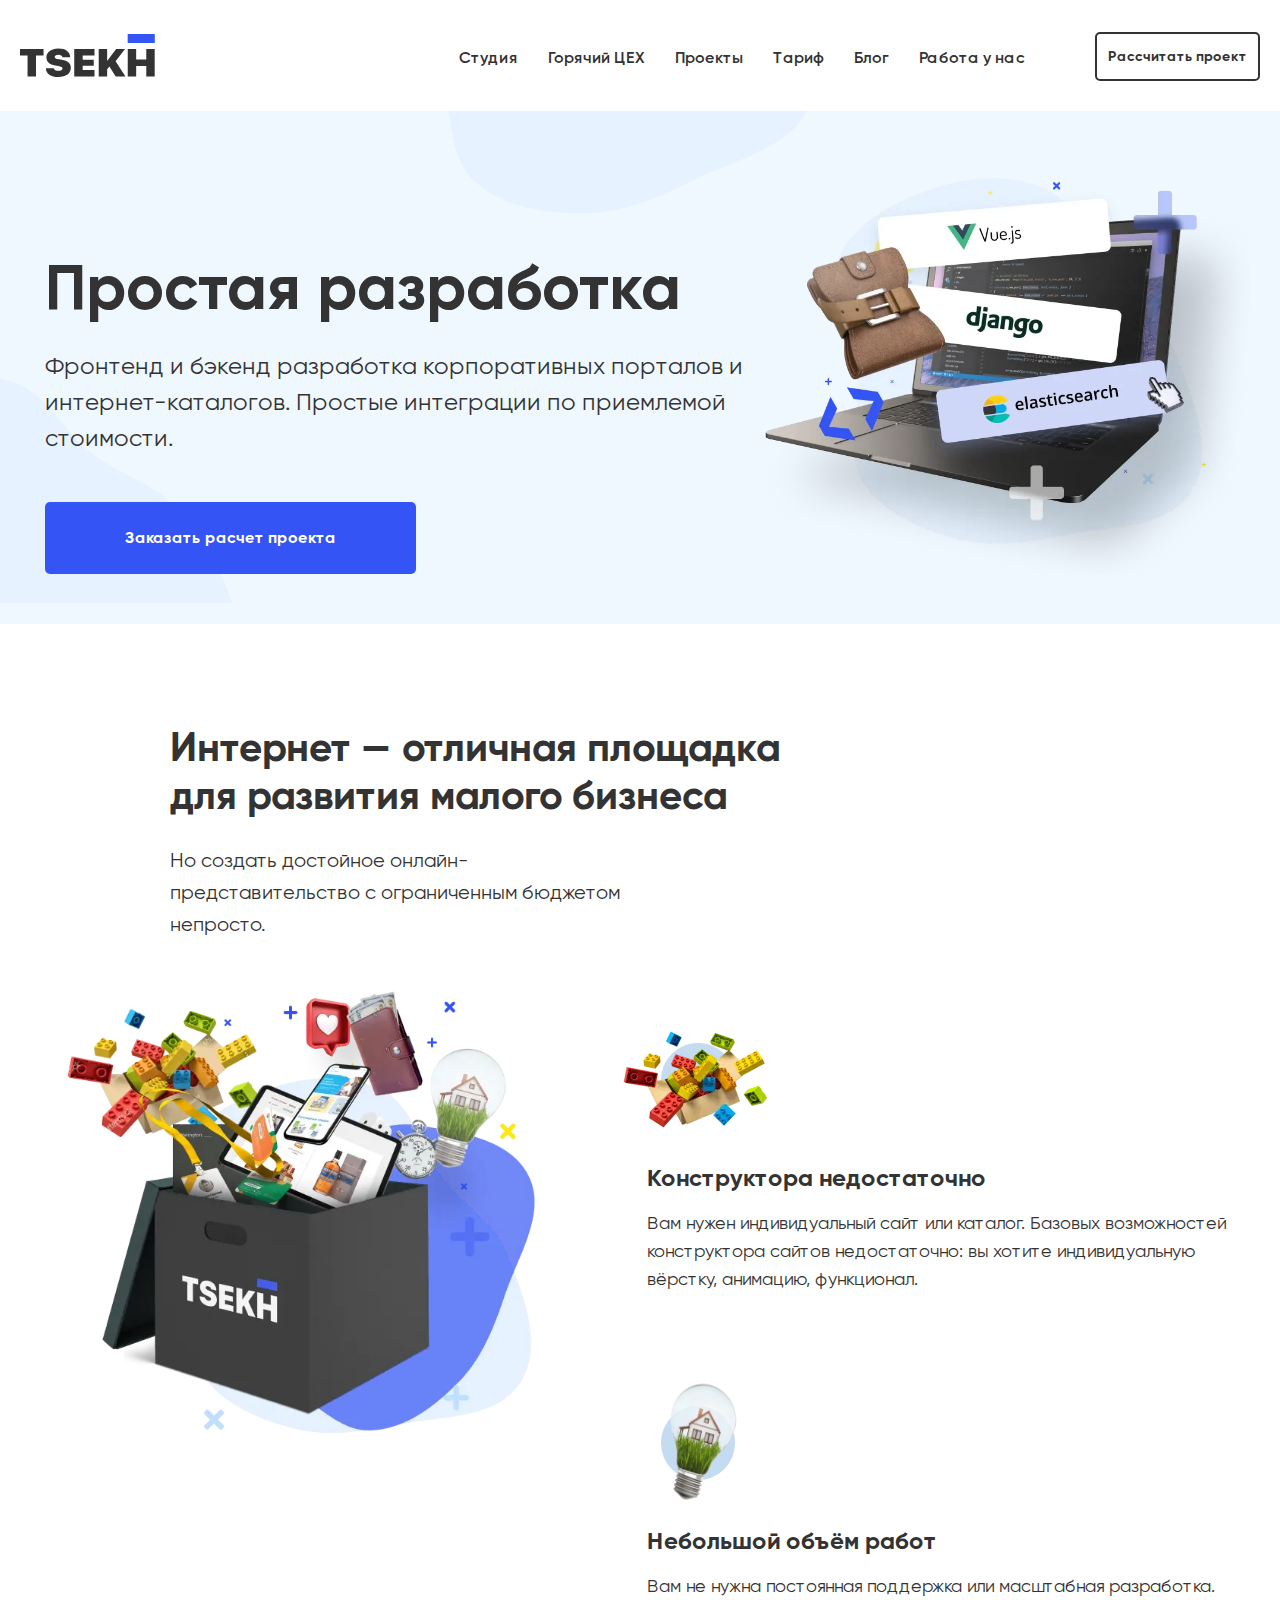
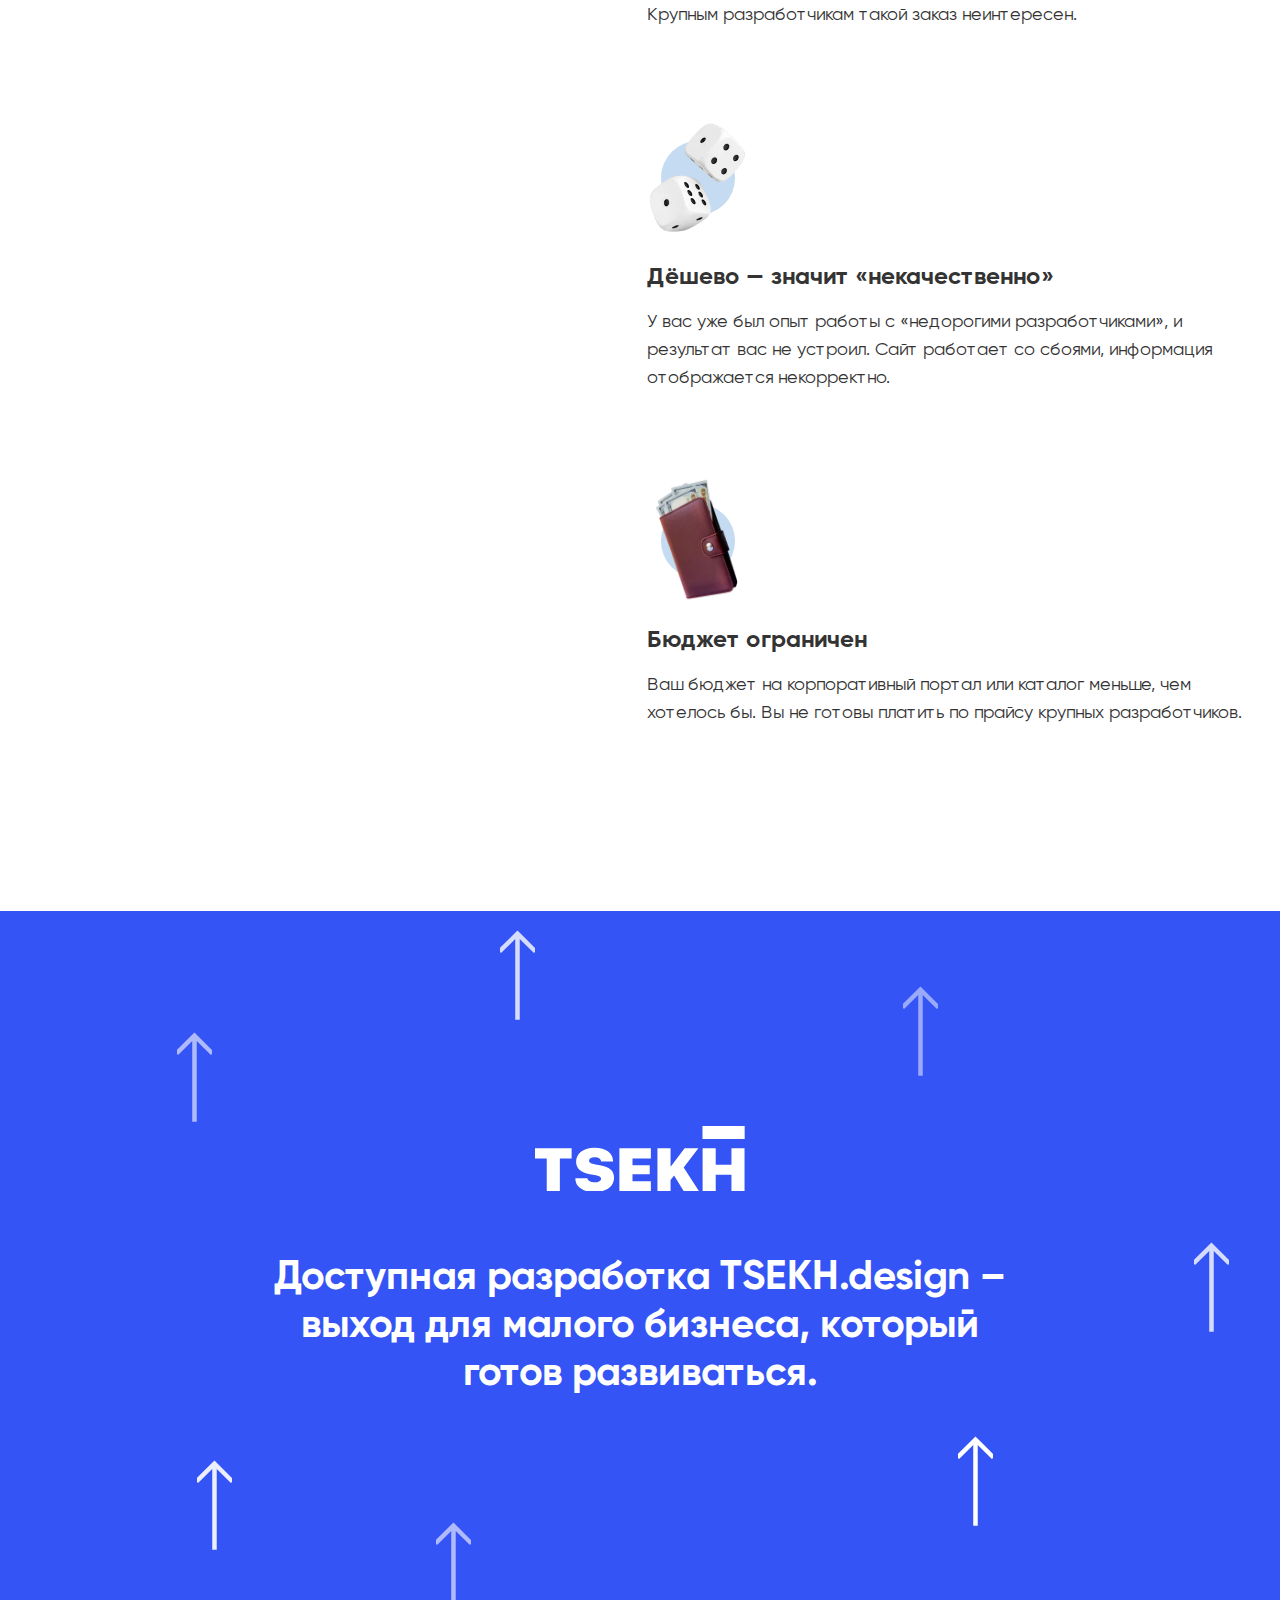
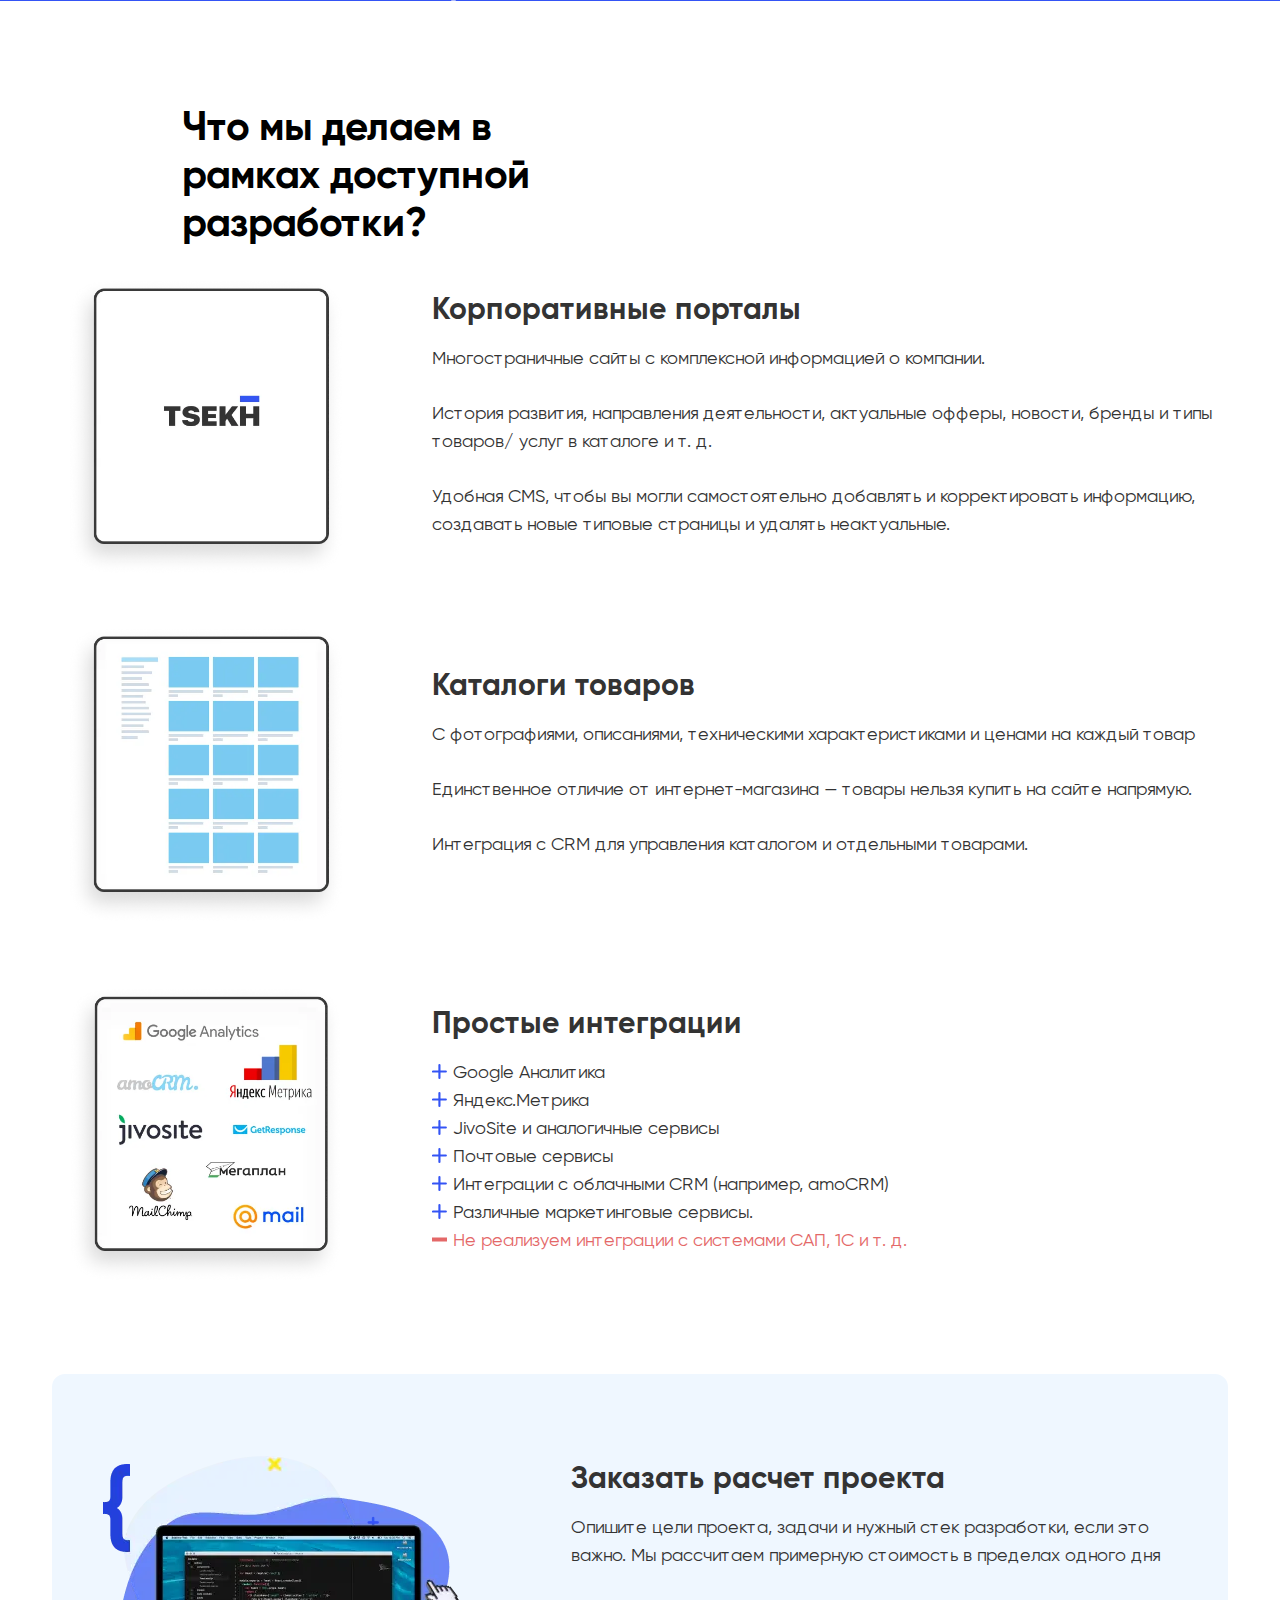
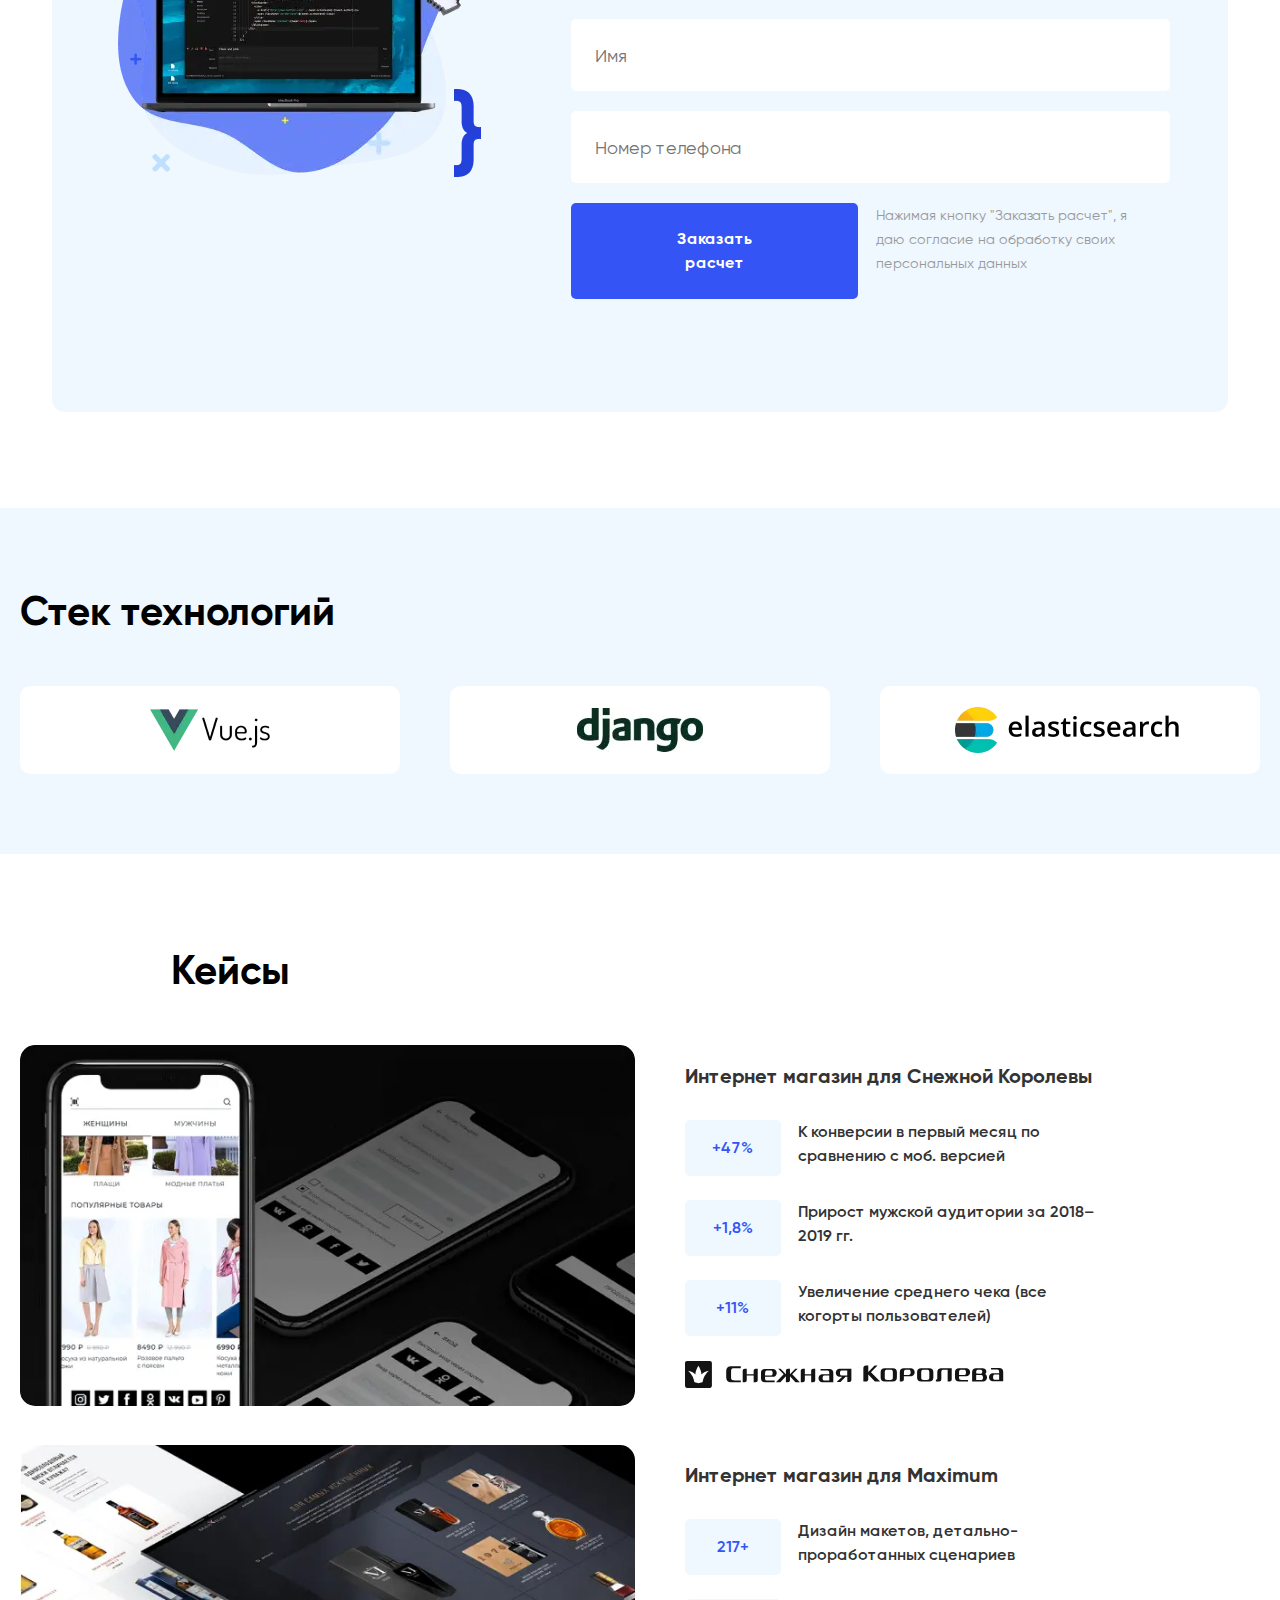
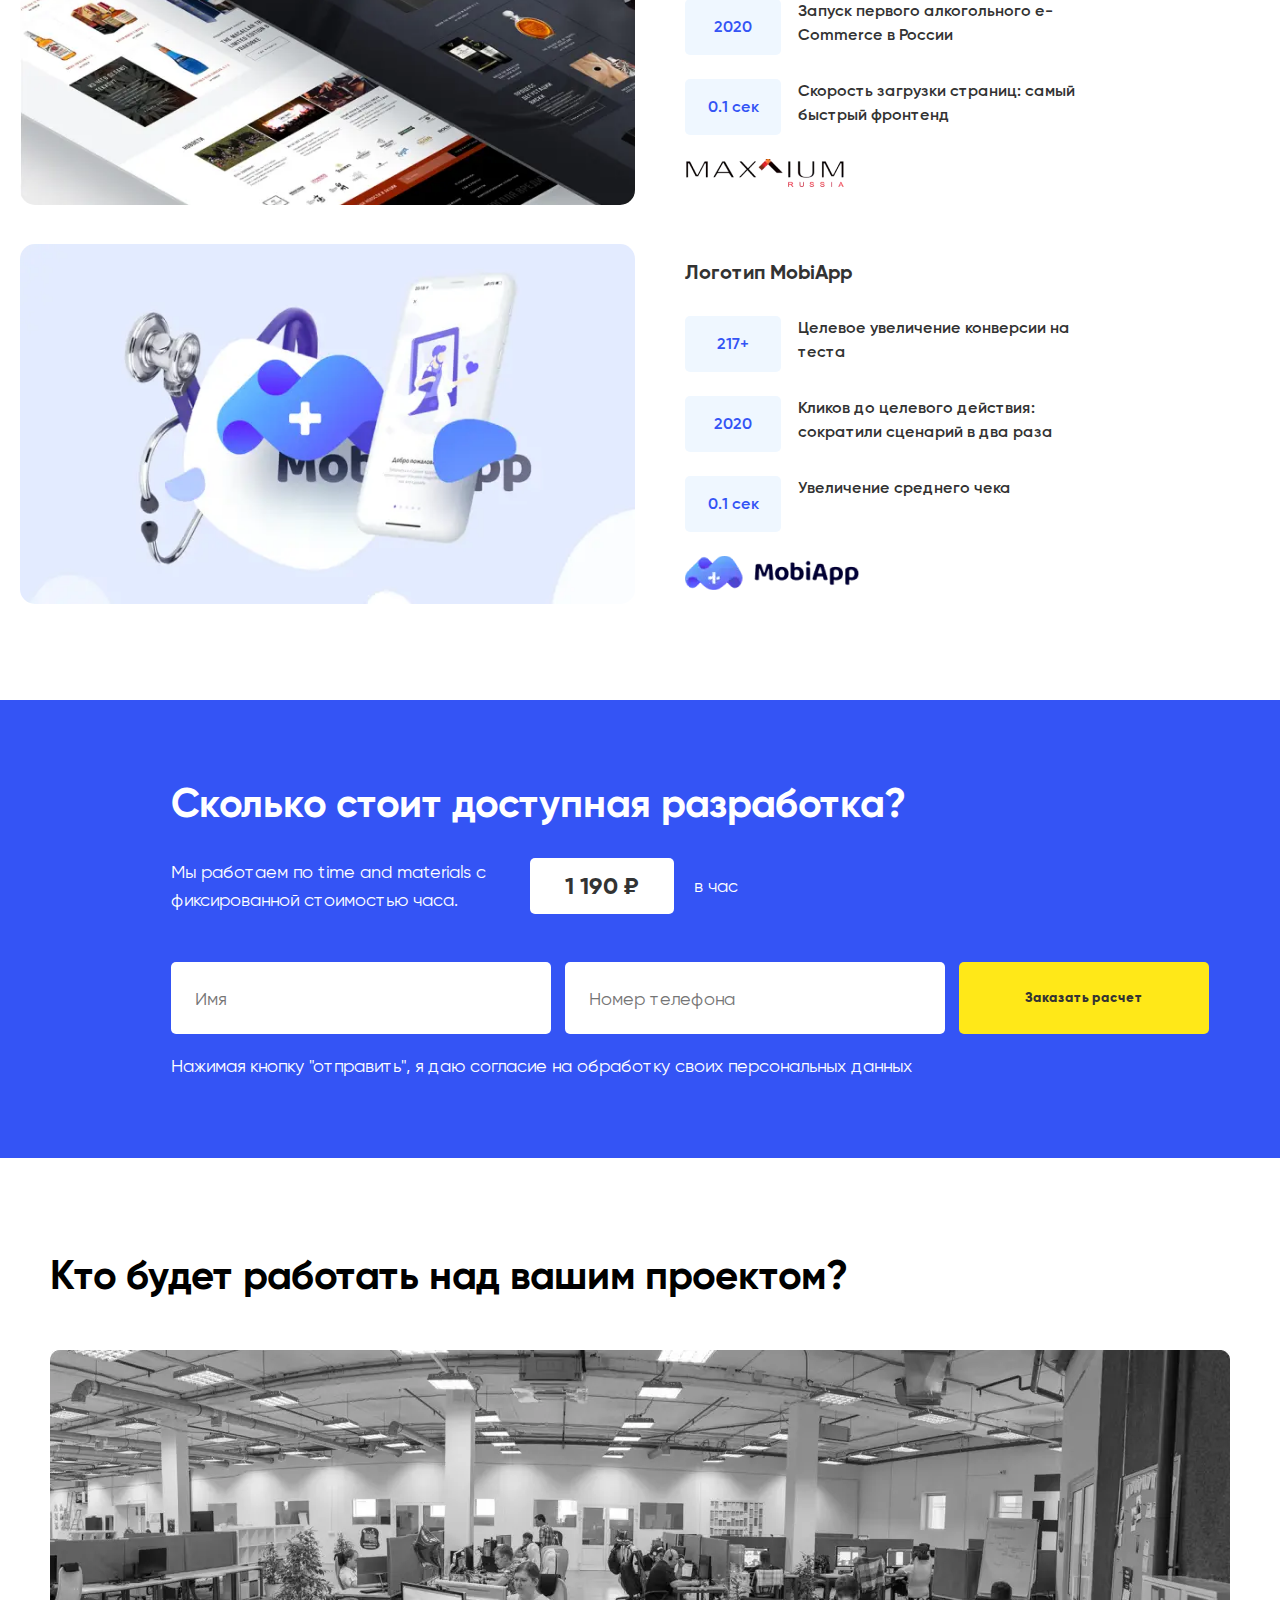
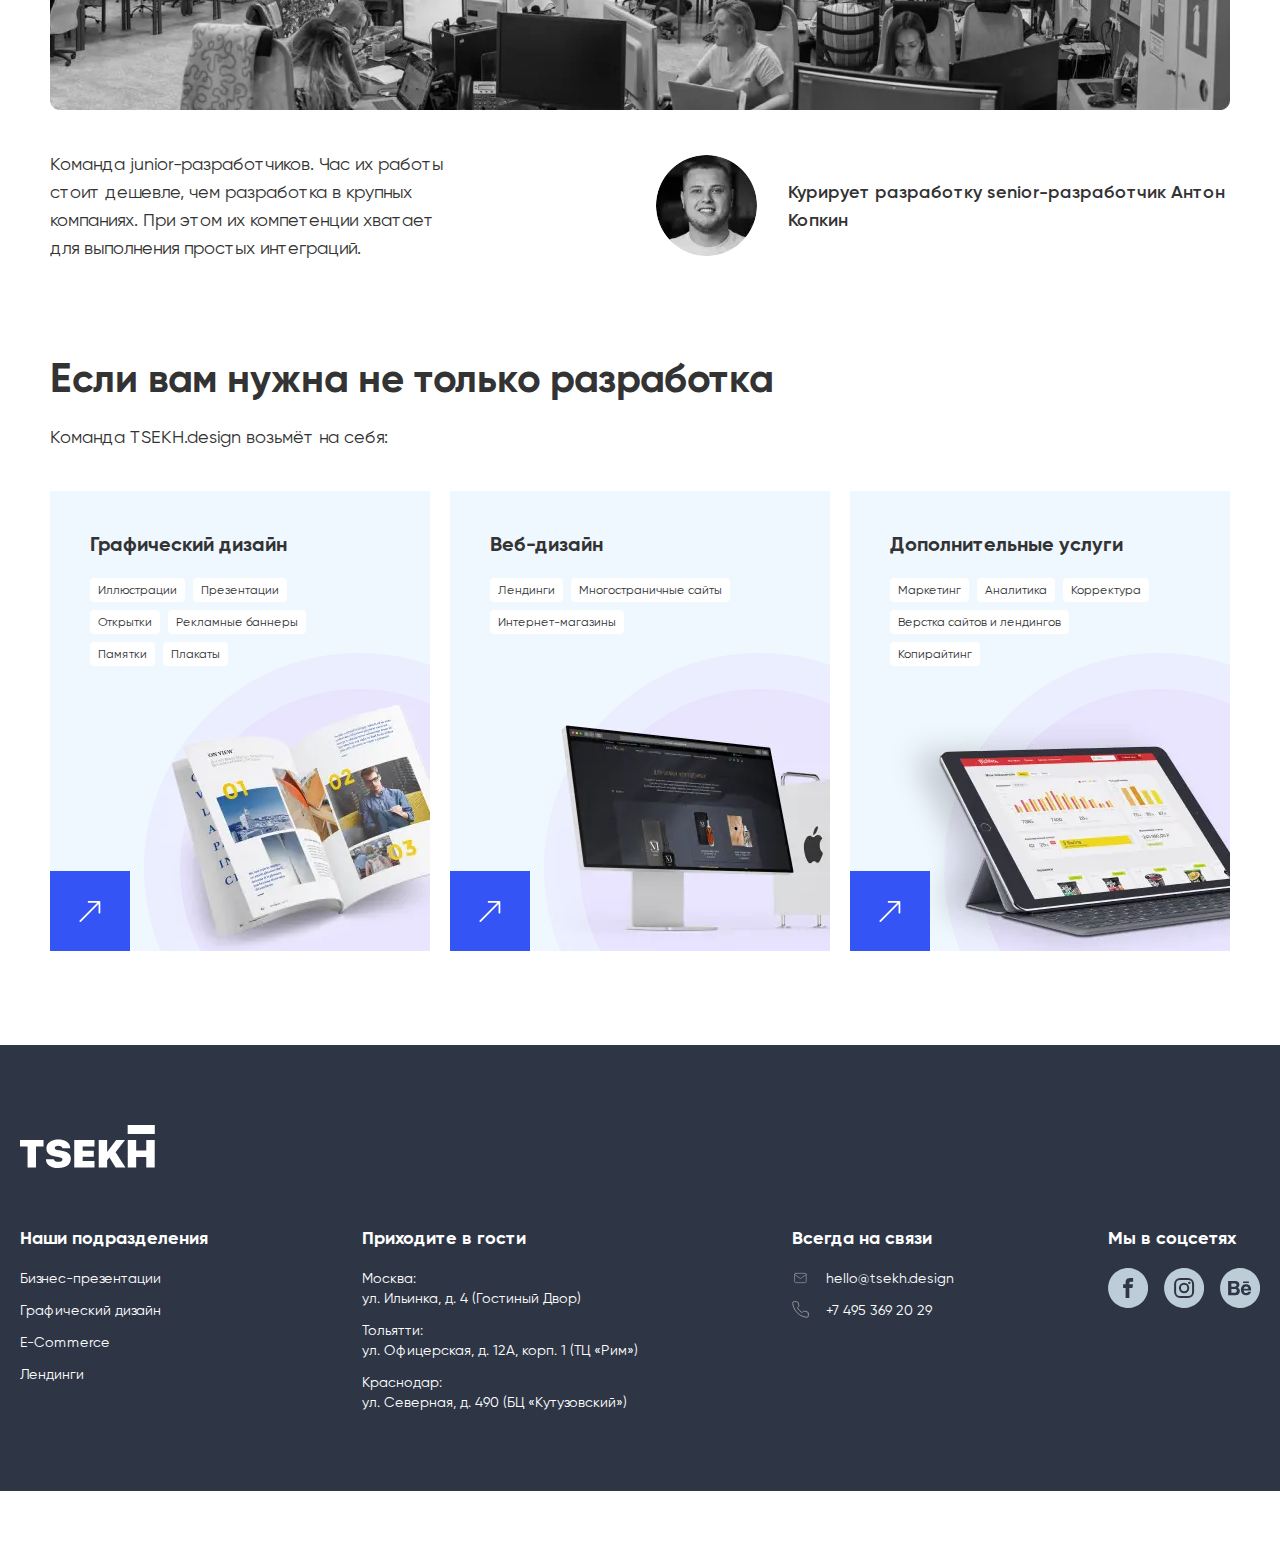
<file: index.html>
<!DOCTYPE html>
<html lang="ru">

<head>
	<meta charset="UTF-8">
	<meta name="viewport" content="width=device-width, initial-scale=1.0">
	<link rel="stylesheet" href="css/styles.min.css">
	<title>TSEKH</title>
</head>

<body>
	<div class="wrapper">
		<header class="header">
			<div class="header__container container">
				<a href="#" class="header__logo logo">
					<img src="img/logo.svg" alt="logo">
				</a>
				<nav class="header__nav nav-header">
					<ul class="nav-header__list">
						<li class="nav-header__item"><a href="#" class="nav-header__link">Студия</a></li>
						<li class="nav-header__item"><a href="#" class="nav-header__link">Горячий ЦЕХ</a></li>
						<li class="nav-header__item"><a href="#" class="nav-header__link">Проекты</a></li>
						<li class="nav-header__item"><a href="#" class="nav-header__link">Тариф</a></li>
						<li class="nav-header__item"><a href="#" class="nav-header__link">Блог</a></li>
						<li class="nav-header__item"><a href="#" class="nav-header__link">Работа у нас</a></li>
					</ul>
					<button class="nav-header__btn">Рассчитать проект</button>
				</nav>
				<button class="header__burger burger">
					<span></span>
					<span></span>
					<span></span>
				</button>
			</div>
		</header>

		<main class="main">
			<section class="first">
				<div class="first__container container">
					<div class="first__content">
						<h2 class="first__title">Простая разработка</h2>
						<p class="first__subtitle">Фронтенд и бэкенд разработка корпоративных порталов и интернет-каталогов. Простые
							интеграции по приемлемой стоимости.</p>
						<button class="first__btn btn-blue">Заказать расчет проекта</button>
					</div>
					<div class="first__image"></div>
				</div>
			</section>

			<section class="internet">
				<div class="internet__container container">
					<div class="internet__head">
						<h2 class="internet__title title">Интернет — отличная площадка для развития малого бизнеса</h2>
						<p class="internet__subtitle">Но создать достойное онлайн-представительство с ограниченным бюджетом
							непросто.
						</p>
					</div>
					<div class="internet__row">
						<div class="internet__image"></div>
						<ul class="internet__list">
							<li class="internet__item item-internet">
								<div class="item-internet__image item-internet__image_1"></div>
								<h3 class="item-internet__title">Конструктора недостаточно</h3>
								<p class="item-internet__subtitle">Вам нужен индивидуальный сайт или каталог. Базовых возможностей
									конструктора сайтов недостаточно: вы хотите индивидуальную вёрстку, анимацию, функционал.
								</p>
							</li>
							<li class="internet__item item-internet">
								<div class="item-internet__image item-internet__image_2"></div>
								<h3 class="item-internet__title">Небольшой объём работ</h3>
								<p class="item-internet__subtitle">Вам не нужна постоянная поддержка или масштабная разработка. Крупным
									разработчикам такой заказ неинтересен.
								</p>
							</li>
							<li class="internet__item item-internet">
								<div class="item-internet__image item-internet__image_3"></div>
								<h3 class="item-internet__title">Дёшево — значит «некачественно»</h3>
								<p class="item-internet__subtitle">У вас уже был опыт работы с «недорогими разработчиками», и результат
									вас не устроил. Сайт работает со сбоями, информация отображается некорректно.
								</p>
							</li>
							<li class="internet__item item-internet">
								<div class="item-internet__image item-internet__image_4"></div>
								<h3 class="item-internet__title">Бюджет ограничен</h3>
								<p class="item-internet__subtitle">Ваш бюджет на корпоративный портал или каталог меньше, чем хотелось
									бы. Вы не готовы платить по прайсу крупных разработчиков.
								</p>
							</li>
						</ul>
					</div>
				</div>
			</section>

			<section class="tsekh">
				<h1 class="visually-hidden">tsekh</h1>
				<div class="tsekh__container container">
					<a class="tsekh__logo logo" href="#">
						<img src="img/logo_white.svg" alt="logo">
					</a>
					<p class="tsekh__text title">Доступная разработка TSEKH.design – выход для малого бизнеса, который готов
						развиваться.</p>
					<div class="tsekh__decor">
						<span class="tsekh__arrow"></span>
						<span class="tsekh__arrow"></span>
						<span class="tsekh__arrow"></span>
						<span class="tsekh__arrow"></span>
						<span class="tsekh__arrow"></span>
						<span class="tsekh__arrow"></span>
						<span class="tsekh__arrow"></span>
					</div>
				</div>
			</section>

			<section class="about">
				<div class="about__container container">
					<h2 class="about__title title">Что мы делаем в рамках доступной разработки?</h2>
					<div class="about__grid">
						<div class="about__item about-img about-img_1">
						</div>
						<div class="about__item">
							<h3 class="about__subtitle">Корпоративные порталы</h3>
							<p class="about__text">Многостраничные сайты с комплексной информацией о компании.</p>
							<p class="about__text">История развития, направления деятельности, актуальные офферы, новости, бренды и
								типы товаров/&nbsp;услуг в каталоге и т. д.</p>
							<p class="about__text">Удобная CMS, чтобы вы могли самостоятельно добавлять и корректировать информацию,
								создавать новые типовые страницы и удалять неактуальные.</p>
						</div>
						<div class="about__item about-img about-img_2">
						</div>
						<div class="about__item">
							<h3 class="about__subtitle">Каталоги товаров</h3>
							<p class="about__text">С фотографиями, описаниями, техническими характеристиками и ценами на каждый товар
							</p>
							<p class="about__text">Единственное отличие от интернет-магазина — товары нельзя купить на сайте напрямую.
							</p>
							<p class="about__text">Интеграция с CRM для управления каталогом и отдельными товарами.</p>
						</div>
						<div class="about__item about-img about-img_3">
						</div>
						<div class="about__item">
							<h3 class="about__subtitle">Простые интеграции</h3>
							<ul class="about__integrate integrate">
								<li class="integrate__item">Google Аналитика</li>
								<li class="integrate__item">Яндекс.Метрика</li>
								<li class="integrate__item">JivoSite и аналогичные сервисы</li>
								<li class="integrate__item">Почтовые сервисы</li>
								<li class="integrate__item">Интеграции с облачными CRM (например, amoCRM)</li>
								<li class="integrate__item">Различные маркетинговые сервисы.</li>
								<li class="integrate__item integrate__item_minus">Не реализуем интеграции с системами САП, 1С и т. д.
								</li>
							</ul>
						</div>
					</div>
					<div class="about__order order-about">
						<div class="order-about__image"></div>
						<form class="order-about__form form-about">
							<h2 class="form-about__title about__subtitle">Заказать расчет проекта</h2>
							<p class="form-about__text about__text">Опишите цели проекта, задачи и нужный стек разработки, если это
								важно. Мы рассчитаем примерную стоимость в пределах одного дня</p>
							<div class="form-about__inputs">
								<input class="form-about__name input" type="text" name="name" placeholder="Имя"
									data-validate-field="name">
								<input class="form-about__tel input" type="tel" name="phone" data-validate-field="tel"
									placeholder="Номер телефона">
								<button class="form-about__btn btn-blue" type="submit">Заказать расчет</button>
								<p class="form-about__att">Нажимая кнопку "Заказать расчет", я даю согласие
									на обработку своих персональных данных</p>
							</div>
						</form>
					</div>
				</div>
			</section>

			<section class="stack">
				<div class="stack__container container">
					<h2 class="stack__title title">Стек технологий</h2>
					<ul class="stack__list">
						<li class="stack__item stack__item_1"></li>
						<li class="stack__item stack__item_2"></li>
						<li class="stack__item stack__item_3"></li>
					</ul>
				</div>
			</section>

			<section class="cases">
				<div class="cases__container container">
					<h2 class="cases__title title">Кейсы</h2>
					<div class="cases__grid">
						<div class="cases__image">
							<picture>
								<source srcset='img/case_1.webp' type='image/webp'>
								<img src="img/case_1.jpg" alt="Интернет-магазин снежная королева">
							</picture>
							<a href="#" class="cases__hovered">Смотреть проект</a>
						</div>
						<div class="cases__content content-cases">
							<h3 class="content-cases__title">Интернет магазин для Снежной Королевы</h3>
							<p class="content-cases__stats"><span class="content-cases__value">+47%</span>К конверсии в первый месяц
								по сравнению с моб. версией</p>
							<p class="content-cases__stats"><span class="content-cases__value">+1,8%</span>Прирост мужской аудитории
								за 2018–2019 гг.</p>
							<p class="content-cases__stats"><span class="content-cases__value">+11%</span>Увеличение среднего чека
								(все когорты пользователей)</p>
							<div class="cases__logo">
								<img src="img/queen.svg" alt="Логотип снежная королева">
							</div>
						</div>
						<div class="cases__image">
							<picture>
								<source srcset='img/case_2.webp' type='image/webp'>
								<img src="img/case_2.jpg" alt="Интернет-магазин Maximum">
							</picture>

							<a href="#" class="cases__hovered">Смотреть проект</a>
						</div>
						<div class="cases__content content-cases">
							<h3 class="content-cases__title">Интернет магазин для Maximum</h3>
							<p class="content-cases__stats"><span class="content-cases__value">217+</span>Дизайн макетов,
								детально-проработанных сценариев</p>
							<p class="content-cases__stats"><span class="content-cases__value">2020</span>Запуск первого алкогольного
								e-Commerce в России</p>
							<p class="content-cases__stats"><span class="content-cases__value">0.1 сек</span>Скорость загрузки
								страниц:
								самый быстрый фронтенд</p>
							<div class="cases__logo">
								<picture>
									<source srcset="img/maximum.webp" type="image/webp"><img src="img/maximum.png"
										alt="Логотип снежная королева">
								</picture>
							</div>
						</div>
						<div class="cases__image">
							<picture>
								<source srcset='img/case_3.webp' type='image/webp'>
								<img src="img/case_3.png" alt="MobiApp">
							</picture>
							<a href="#" class="cases__hovered">Смотреть проект</a>
						</div>
						<div class="cases__content content-cases">
							<h3 class="content-cases__title">Логотип MobiApp</h3>
							<p class="content-cases__stats"><span class="content-cases__value">217+</span>Целевое увеличение конверсии
								на теста</p>
							<p class="content-cases__stats"><span class="content-cases__value">2020</span>Кликов до целевого действия:
								сократили сценарий в два раза</p>
							<p class="content-cases__stats"><span class="content-cases__value">0.1 сек</span>Увеличение среднего чека
							</p>
							<div class="cases__logo">
								<picture>
									<source srcset="img/mobiapp.webp" type="image/webp"><img src="img/mobiapp.png" alt="Логотип MobiApp">
								</picture>
							</div>
						</div>
					</div>
				</div>
			</section>

			<section class="price">
				<div class="price__container container">
					<h2 class="price__title title">Сколько стоит доступная разработка?</h2>
					<div class="price__content">
						<p class="price__text">Мы работаем по time and materials с фиксированной стоимостью часа.</p>
						<p class="price__hour">в час</p>
					</div>
					<form class="price__form form-price">
						<input class="form-price__name input" type="text" name="name" placeholder="Имя" data-validate-field="name">
						<input class="form-price__tel input" type="tel" name="phone" data-validate-field="tel"
							placeholder="Номер телефона">
						<button class="form-price__btn" type="submit">Заказать расчет</button>
					</form>
					<p class="price__att">Нажимая кнопку "отправить", я даю согласие
						на обработку своих персональных данных</p>
				</div>
			</section>

			<section class="team">
				<div class="team__container container subcontainer">
					<h2 class="team__title title">Кто будет работать над вашим проектом?</h2>
					<div class="team__image">
						<picture>
							<source srcset='img/team_bg.webp' type='image/webp'>
							<img src="img/team_bg.jpg" alt="Офис">
						</picture>
					</div>
					<div class="team__content">
						<p class="team__text">Команда junior-разработчиков. Час их работы стоит дешевле, чем разработка в крупных
							компаниях. При этом их компетенции хватает для выполнения простых интеграций.</p>
						<div class="team__lead">
							<div class="team__ava">
								<picture>
									<source srcset='img/team_avatar.webp' type='image/webp'>
									<img src="img/team_avatar.jpg" alt="Team-lead">
								</picture>

							</div>
							<p class="team__lead-text">Курирует разработку senior-разработчик Антон Копкин</p>
						</div>
					</div>
				</div>
			</section>

			<section class="extra">
				<div class="extra__container container subcontainer">
					<h2 class="extra__title title">Если вам нужна не только разработка</h2>
					<p class="extra__subtitle">Команда TSEKH.design возьмёт на себя:</p>
					<ul class="extra__list">
						<li class="extra__item item-extra item-extra_1">
							<h3 class="item-extra__title">Графический дизайн</h3>
							<ul class="item-extra__tags">
								<li class="item-extra__tag">Иллюстрации</li>
								<li class="item-extra__tag">Презентации</li>
								<li class="item-extra__tag">Открытки</li>
								<li class="item-extra__tag">Рекламные баннеры</li>
								<li class="item-extra__tag">Памятки</li>
								<li class="item-extra__tag">Плакаты</li>
							</ul>
							<a href="#" class="item-extra__btn"></a>
						</li>
						<li class="extra__item item-extra item-extra_2">
							<h3 class="item-extra__title">Веб-дизайн</h3>
							<ul class="item-extra__tags">
								<li class="item-extra__tag">Лендинги</li>
								<li class="item-extra__tag">Многостраничные сайты</li>
								<li class="item-extra__tag">Интернет-магазины</li>
							</ul>
							<a href="#" class="item-extra__btn"></a>
						</li>
						<li class="extra__item item-extra item-extra_3">
							<h3 class="item-extra__title">Дополнительные услуги</h3>
							<ul class="item-extra__tags">
								<li class="item-extra__tag">Маркетинг</li>
								<li class="item-extra__tag">Аналитика</li>
								<li class="item-extra__tag">Корректура</li>
								<li class="item-extra__tag">Верстка сайтов и лендингов</li>
								<li class="item-extra__tag">Копирайтинг</li>
							</ul>
							<a href="#" class="item-extra__btn"></a>
						</li>
					</ul>
				</div>
			</section>
		</main>

		<footer class="footer">
			<div class="footer__container container">
				<a href="#" class="footer__logo logo">
					<img src="img/logo_white.svg" alt="Логотип">
				</a>
				<div class="footer__row">
					<nav class="footer__column">
						<h2 class="footer__title">Наши подразделения</h2>
						<ul class="footer__list">
							<li class="footer__item"><a href="#" class="footer__link">Бизнес-презентации</a></li>
							<li class="footer__item"><a href="#" class="footer__link">Графический дизайн</a></li>
							<li class="footer__item"><a href="#" class="footer__link">E-Commerce</a></li>
							<li class="footer__item"><a href="#" class="footer__link">Лендинги</a></li>
						</ul>
					</nav>
					<nav class="footer__column">
						<h2 class="footer__title">Приходите в гости</h2>
						<ul class="footer__list">
							<li class="footer__item">
								<address class="footer__link">Москва:<br>
									ул. Ильинка, д. 4 (Гостиный Двор)</address>
							</li>
							<li class="footer__item">
								<address class="footer__link">Тольятти:<br>
									ул. Офицерская, д. 12А, корп. 1 (ТЦ «Рим»)</address>
							</li>
							<li class="footer__item">
								<address class="footer__link">Краснодар:<br>
									ул. Северная, д. 490 (БЦ «Кутузовский»)</address>
							</li>
						</ul>
					</nav>
					<nav class="footer__column">
						<h2 class="footer__title">Всегда на связи</h2>
						<ul class="footer__list">
							<li class="footer__item"><a href="mailto:hello@tsekh.design"
									class="footer__link footer__link_mail">hello@tsekh.design</a>
							</li>
							<li class="footer__item"><a href="tel:+74953692029" class="footer__link footer__link_tel">+7 495 369 20
									29</a></li>
						</ul>
					</nav>
					<nav class="footer__column">
						<h2 class="footer__title">Мы в соцсетях</h2>
						<ul class="footer__social social">
							<li class="social__item"><a href="#" class="social__link social__link_f"></a></li>
							<li class="social__item"><a href="#" class="social__link social__link_inst"></a></li>
							<li class="social__item"><a href="#" class="social__link social__link_be"></a></li>
						</ul>
					</nav>
				</div>
			</div>
		</footer>
	</div>
	<script src="js/libs.min.js"></script>
	<script src="js/main.min.js"></script>
</body>

</html>
</file>
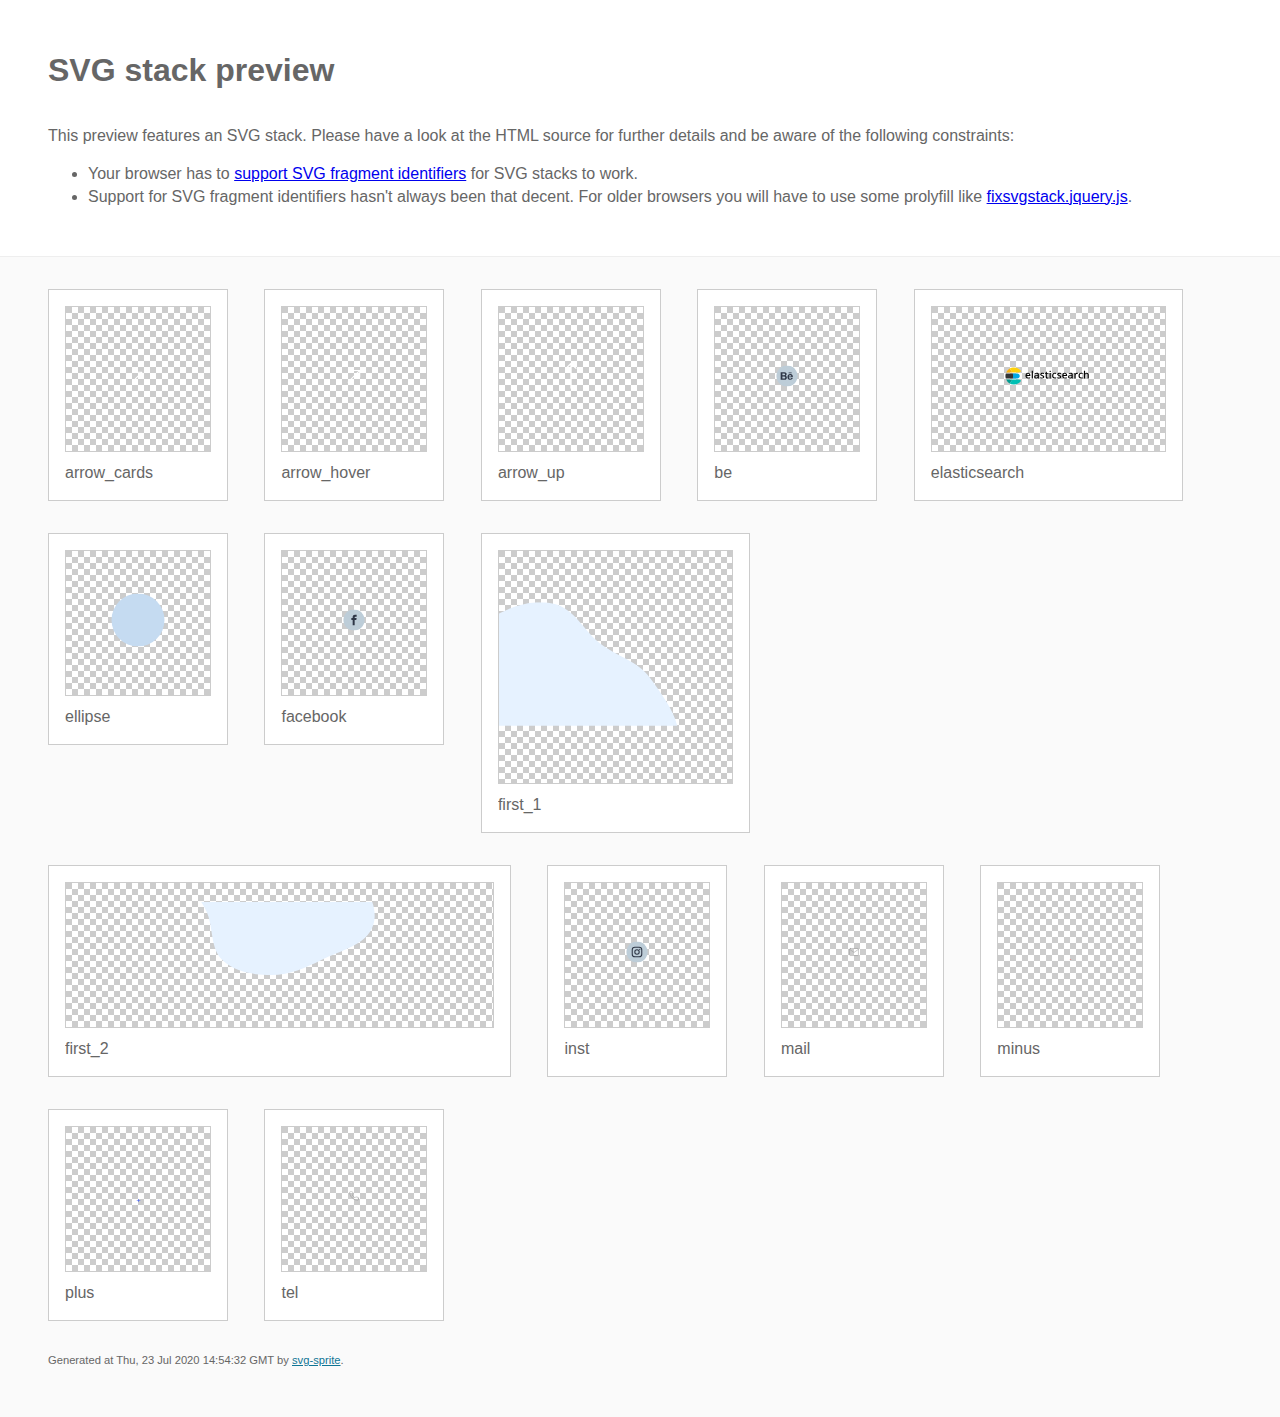
<file: icons/stack/sprite.stack.html>
<!DOCTYPE html>
<html lang="en" xmlns="http://www.w3.org/1999/xhtml">
	<head>
		<meta charset="utf-8"/>
		<meta http-equiv="X-UA-Compatible" content="IE=Edge"/>
		<title>SVG stack preview | svg-sprite</title>
		<style>@charset "UTF-8";body{padding:0;margin:0;color:#666;background:#fafafa;font-family:Arial,Helvetica,sans-serif;font-size:1em;line-height:1.4}header{display:block;padding:3em 3em 2em 3em;background-color:#fff}header p{margin:2em 0 0 0}section{border-top:1px solid #eee;padding:2em 3em 0 3em}section ul{margin:0;padding:0}section li{display:inline;display:inline-block;background-color:#fff;position:relative;margin:0 2em 2em 0;vertical-align:top;border:1px solid #ccc;padding:1em 1em 3em 1em;cursor:default}.icon-box{margin:0;width:144px;height:144px;position:relative;background:#ccc url("[data-uri]") top left repeat;border:1px solid #ccc;display:table-cell;vertical-align:middle;text-align:center}.icon{display:inline;display:inline-block}h1{margin-top:0}h2{margin:0;padding:0;font-size:1em;font-weight:normal;white-space:nowrap;overflow:hidden;text-overflow:ellipsis;position:absolute;left:1em;right:1em;bottom:1em}footer{display:block;margin:0;padding:0 3em 3em 3em}footer p{margin:0;font-size:.7em}footer a{color:#0f7595;margin-left:0}</style>
		
<!--
	
Sprite shape dimensions
====================================================================================================
You will need to set the sprite shape dimensions via CSS when you use them as stack SVGs, otherwise
they would become a huge 100% in size. You may use the following dimension classes for doing so.
They might well be outsourced to an external stylesheet of course.

-->

<style type="text/css">
	.svg-arrow_cards-dims { width: 32px; height: 32px; }
	.svg-arrow_hover-dims { width: 48px; height: 48px; }
	.svg-arrow_up-dims { width: 50px; height: 111px; }
	.svg-be-dims { width: 40px; height: 40px; }
	.svg-elasticsearch-dims { width: 233px; height: 46px; }
	.svg-ellipse-dims { width: 100px; height: 100px; }
	.svg-facebook-dims { width: 40px; height: 40px; }
	.svg-first_1-dims { width: 233px; height: 226px; }
	.svg-first_2-dims { width: 427px; height: 101px; }
	.svg-inst-dims { width: 40px; height: 40px; }
	.svg-mail-dims { width: 20px; height: 20px; }
	.svg-minus-dims { width: 7px; height: 1px; }
	.svg-plus-dims { width: 7px; height: 7px; }
	.svg-tel-dims { width: 18px; height: 18px; }
</style>

<!--
====================================================================================================
-->

	</head>
	<body>
		<header>
			<h1>SVG stack preview</h1>
			<p>This preview features an SVG stack. Please have a look at the HTML source for further details and be aware of the following constraints:</p>
			<ul>
				<li>Your browser has to <a href="http://caniuse.com/#feat=svg-fragment" target="_blank">support SVG fragment identifiers</a> for SVG stacks to work.</li>
				<li>Support for SVG fragment identifiers hasn't always been that decent. For older browsers you will have to use some prolyfill like <a href="https://github.com/preciousforever/SVG-Stacker/blob/master/fixsvgstack.jquery.js" target="_blank">fixsvgstack.jquery.js</a>.</li>
			</ul>
		</header>
		<section>
			
<!--
	
SVG stack
====================================================================================================
These SVG images make use of fragment identifiers (IDs) to reference certain portions of the
external sprite. By default, all shapes inside the sprite are hidden by CSS. The `:target` pseudo
selector is used to show the very shape that is referenced by the fragment identifier.  

-->

			<ul>
				
				<li title="arrow_cards">
					<div class="icon-box">
						
						<!-- arrow_cards -->
						<img src="../sprite.svg#arrow_cards" class="svg-arrow_cards-dims" alt="arrow_cards"/>
						
					</div>
					<h2>arrow_cards</h2>
				</li>
				<li title="arrow_hover">
					<div class="icon-box">
						
						<!-- arrow_hover -->
						<img src="../sprite.svg#arrow_hover" class="svg-arrow_hover-dims" alt="arrow_hover"/>
						
					</div>
					<h2>arrow_hover</h2>
				</li>
				<li title="arrow_up">
					<div class="icon-box">
						
						<!-- arrow_up -->
						<img src="../sprite.svg#arrow_up" class="svg-arrow_up-dims" alt="arrow_up"/>
						
					</div>
					<h2>arrow_up</h2>
				</li>
				<li title="be">
					<div class="icon-box">
						
						<!-- be -->
						<img src="../sprite.svg#be" class="svg-be-dims" alt="be"/>
						
					</div>
					<h2>be</h2>
				</li>
				<li title="elasticsearch">
					<div class="icon-box">
						
						<!-- elasticsearch -->
						<img src="../sprite.svg#elasticsearch" class="svg-elasticsearch-dims" alt="elasticsearch"/>
						
					</div>
					<h2>elasticsearch</h2>
				</li>
				<li title="ellipse">
					<div class="icon-box">
						
						<!-- ellipse -->
						<img src="../sprite.svg#ellipse" class="svg-ellipse-dims" alt="ellipse"/>
						
					</div>
					<h2>ellipse</h2>
				</li>
				<li title="facebook">
					<div class="icon-box">
						
						<!-- facebook -->
						<img src="../sprite.svg#facebook" class="svg-facebook-dims" alt="facebook"/>
						
					</div>
					<h2>facebook</h2>
				</li>
				<li title="first_1">
					<div class="icon-box">
						
						<!-- first_1 -->
						<img src="../sprite.svg#first_1" class="svg-first_1-dims" alt="first_1"/>
						
					</div>
					<h2>first_1</h2>
				</li>
				<li title="first_2">
					<div class="icon-box">
						
						<!-- first_2 -->
						<img src="../sprite.svg#first_2" class="svg-first_2-dims" alt="first_2"/>
						
					</div>
					<h2>first_2</h2>
				</li>
				<li title="inst">
					<div class="icon-box">
						
						<!-- inst -->
						<img src="../sprite.svg#inst" class="svg-inst-dims" alt="inst"/>
						
					</div>
					<h2>inst</h2>
				</li>
				<li title="mail">
					<div class="icon-box">
						
						<!-- mail -->
						<img src="../sprite.svg#mail" class="svg-mail-dims" alt="mail"/>
						
					</div>
					<h2>mail</h2>
				</li>
				<li title="minus">
					<div class="icon-box">
						
						<!-- minus -->
						<img src="../sprite.svg#minus" class="svg-minus-dims" alt="minus"/>
						
					</div>
					<h2>minus</h2>
				</li>
				<li title="plus">
					<div class="icon-box">
						
						<!-- plus -->
						<img src="../sprite.svg#plus" class="svg-plus-dims" alt="plus"/>
						
					</div>
					<h2>plus</h2>
				</li>
				<li title="tel">
					<div class="icon-box">
						
						<!-- tel -->
						<img src="../sprite.svg#tel" class="svg-tel-dims" alt="tel"/>
						
					</div>
					<h2>tel</h2>
				</li>
			</ul>

<!--
====================================================================================================
-->

		</section>
		<footer>
			<p>Generated at Thu, 23 Jul 2020 14:54:32 GMT by <a href="https://github.com/jkphl/svg-sprite" target="_blank">svg-sprite</a>.</p>
		</footer>
	</body>
</html>
</file>
<file: css/styles.min.css>
@charset "UTF-8";@font-face{font-family:Gilroy;src:url(../fonts/Gilroy-Regular.woff2) format("woff2"),url(../fonts/Gilroy-Regular.woff) format("woff");font-display:swap;font-weight:400;font-style:normal}@font-face{font-family:Gilroy;src:url(../fonts/Gilroy-SemiBold.woff2) format("woff2"),url(../fonts/Gilroy-SemiBold.woff) format("woff");font-display:swap;font-weight:600;font-style:normal}@font-face{font-family:Gilroy;src:url(../fonts/Gilroy-Bold.woff2) format("woff2"),url(../fonts/Gilroy-Bold.woff) format("woff");font-display:swap;font-weight:700;font-style:normal}@font-face{font-family:Gilroy;src:url(../fonts/Gilroy-ExtraBold.woff2) format("woff2"),url(../fonts/Gilroy-ExtraBold.woff) format("woff");font-display:swap;font-weight:800;font-style:normal}*{padding:0;margin:0}*,:after,:before{-webkit-box-sizing:border-box;box-sizing:border-box}:active,:focus{outline:0}a:active,a:focus{outline:0}aside,footer,header,nav,section{display:block}body,html{min-width:320px}body{line-height:1;font-family:Gilroy,sans-serif;-ms-text-size-adjust:100%;-moz-text-size-adjust:100%;-webkit-text-size-adjust:100%}button,input,textarea{font-family:Gilroy,sans-serif;border:none}input::-ms-clear{display:none}button{cursor:pointer;border:none}button::-moz-focus-inner{padding:0;border:0}a,a:visited{text-decoration:none}a:hover{text-decoration:none}ul li{list-style:none}img{max-width:100%}h1,h2,h3,h4,h5,h6{font-size:inherit;font-weight:inherit}b,strong{font-weight:bolder}small{font-size:80%}@-webkit-keyframes a{0%{opacity:1}to{opacity:0}}@keyframes a{0%{opacity:1}to{opacity:0}}.just-validate-tooltip-container{position:relative}.just-validate-tooltip-hide{-webkit-animation:a .4s linear;animation:a .4s linear;opacity:0}.js-validate-error-label{position:absolute;top:-20px;left:10px;z-index:10;background:rgba(0,0,0,.55);border-radius:4px;color:#fff!important;padding:4px 8px;font-size:10px;pointer-events:none;-webkit-transition:all .4s linear;-o-transition:all .4s linear;transition:all .4s linear}.container{max-width:1600px;padding:0 20px;margin:0 auto}body,html{font-size:18px}.wrapper{min-height:100vh;overflow:hidden}.visually-hidden{position:absolute;width:1px;height:1px;margin:-1px;clip:rect(0 0 0 0)}.disable-scroll{overflow:hidden;height:100vh;position:fixed;left:0;top:0;width:100%}.logo{display:inline-block}.btn-blue{padding:24px 80px;background:#3454f5;border-radius:5px;font-weight:700;font-size:16px;line-height:24px;color:#fff;-webkit-transition:background-color .3s;-o-transition:background-color .3s;transition:background-color .3s}.title{font-weight:700;font-size:40px;line-height:48px}.input{padding:0 20px 0 24px;height:72px;color:#999;font-size:18px;background:#fff;border-radius:5px}.subcontainer{max-width:1220px;margin:0 auto}.burger{width:40px;height:26px;position:relative;background-color:transparent}.burger span{width:100%;height:2px;background-color:#000;position:absolute;top:calc(50% - 1px);-webkit-transition:background-color .3s,-webkit-transform .3s;transition:background-color .3s,-webkit-transform .3s;-o-transition:background-color .3s,transform .3s;transition:background-color .3s,transform .3s;transition:background-color .3s,transform .3s,-webkit-transform .3s}.burger span:first-child{position:absolute;top:0}.burger span:last-child{position:absolute;top:auto;bottom:0}.burger.active span{-webkit-transform:scale(0);-ms-transform:scale(0);transform:scale(0)}.burger.active span:first-child{-webkit-transform:rotate(-45deg);-ms-transform:rotate(-45deg);transform:rotate(-45deg);top:calc(50% - 1px)}.burger.active span:last-child{-webkit-transform:rotate(45deg);-ms-transform:rotate(45deg);transform:rotate(45deg);bottom:calc(50% - 1px)}.header{position:fixed;top:0;left:0;width:100%;background-color:#fff;z-index:70}.header__container{display:-webkit-box;display:-ms-flexbox;display:flex;-webkit-box-pack:justify;-ms-flex-pack:justify;justify-content:space-between;-webkit-box-align:center;-ms-flex-align:center;align-items:center;padding-top:32px;padding-bottom:30px}.header__logo{position:relative;z-index:4}.header__nav{display:-webkit-box;display:-ms-flexbox;display:flex;-webkit-box-pack:justify;-ms-flex-pack:justify;justify-content:space-between;-webkit-box-align:center;-ms-flex-align:center;align-items:center}.header__nav.active{top:0}.header__nav.active::before{content:"";background-color:#e5f2ff}.header__burger{display:none}.nav-header__list{display:-webkit-box;display:-ms-flexbox;display:flex}.nav-header__item:not(:last-child){margin-right:56px}.nav-header__link{color:#333;font-weight:600;font-size:16px;letter-spacing:.100962px;-webkit-transition:color .3s;-o-transition:color .3s;transition:color .3s}.nav-header__btn{display:block;margin-left:12.34375vw;width:207px;height:49px;border:2px solid #333;border-radius:5px;background:0 0;font-weight:700;font-size:14px;color:#333;-webkit-transition:background-color .3s;-o-transition:background-color .3s;transition:background-color .3s}.first{padding-bottom:100px;padding-top:111px}.first__container{max-width:1560px;padding-bottom:168px;display:-webkit-box;display:-ms-flexbox;display:flex;background:url(../icons/sprite.svg#first_2) 388px -138px/426px 380px no-repeat,#eff7ff url(../icons/sprite.svg#first_1) -11% 117%/426px 380px no-repeat;position:relative}.first__content{max-width:735px;padding:11.3% 0 0 11.7%}.first__title{margin-bottom:25px;font-weight:700;font-size:64px;line-height:72px;color:#333}.first__subtitle{margin-bottom:46px;font-size:24px;line-height:36px;color:#333}.first__image{position:absolute;top:11.3%;right:0;width:800px;height:653px;background:url(../img/first.png) center/800px 653px no-repeat}.internet__head{margin-left:12.1%;margin-bottom:49px}.internet__title{max-width:630px;margin-bottom:25px;color:#333}.internet__subtitle{max-width:485px;font-size:20px;line-height:32px;color:#333}.internet__row{display:-webkit-box;display:-ms-flexbox;display:flex;padding-bottom:105px}.internet__image{margin:0 14.4% 0 2.6%;-webkit-box-flex:0;-ms-flex:0 0 40%;flex:0 0 40%;height:589px;background:url(../img/box.png) center/cover no-repeat}.internet__list{margin-top:20px;max-width:480px}.internet__item{margin-bottom:80px}.item-internet__image{margin-bottom:12px;margin-left:-37px;width:175px;height:140px}.item-internet__image_1{background:url(../img/konstruct.png) center/175px 123px no-repeat,url(../icons/sprite.svg#ellipse) center/140px 140px no-repeat}.item-internet__image_2{background:url(../img/bulb.png) center/100px 144px no-repeat,url(../icons/sprite.svg#ellipse) center/140px 140px no-repeat}.item-internet__image_3{background:url(../img/cubs.png) center/99px 113px no-repeat,url(../icons/sprite.svg#ellipse) center/140px 140px no-repeat}.item-internet__image_4{background:url(../img/money.png) center/100px 144px no-repeat,url(../icons/sprite.svg#ellipse) center/140px 140px no-repeat}.item-internet__title{margin-bottom:15px;font-weight:700;font-size:24px;line-height:32px;color:#333}.item-internet__subtitle{font-size:18px;line-height:28px;color:#333}.tsekh{background-color:#3454f5}.tsekh__container{padding:16.8% 0 16% 0;text-align:center;position:relative;overflow:hidden}.tsekh__logo{width:210px;height:65px;margin-bottom:61px}.tsekh__logo img{width:100%;height:100%;-o-object-fit:cover;object-fit:cover}.tsekh__text{margin:0 auto;max-width:750px;color:#fff}.tsekh__arrow{position:absolute;width:49px;height:110px;background:url(../icons/sprite.svg#arrow_up) center/cover no-repeat}.tsekh__arrow:nth-child(1){top:17.5%;left:13.8%;opacity:.6}.tsekh__arrow:nth-child(2){top:16.8%;left:39.1%;opacity:.8}.tsekh__arrow:nth-child(3){top:10.8%;right:26.7%;opacity:.5}.tsekh__arrow:nth-child(4){bottom:28.4%;left:15.4%;opacity:.9}.tsekh__arrow:nth-child(5){top:48%;right:13%;opacity:.8}.tsekh__arrow:nth-child(6){bottom:-11px;left:34.1%;opacity:.6}.tsekh__arrow:nth-child(7){bottom:10.9%;right:22.4%}.about__container{padding-top:8%;padding-bottom:7.3%}.about__title{max-width:435px;margin:0 0 31px 13.1%}.about__grid{margin:0 0 7.2% 10%;display:grid;grid-template-columns:minmax(200px,520px) 479px;grid-column-gap:50px;grid-row-gap:62px;-webkit-box-align:center;-ms-flex-align:center;align-items:center}.about__subtitle{margin:0 0 15px 0;font-weight:700;font-size:30px;line-height:40px;color:#333}.about__text{margin-bottom:27px;line-height:28px;color:#333}.about-img{height:557px;background-position:center;background-size:cover;background-repeat:no-repeat}.about-img_1{background-image:url(../img/tablet_1.png)}.about-img_2{background-image:url(../img/tablet_2.png)}.about-img_3{margin-top:12px;background-image:url(../img/tablet_3.png)}.integrate__item{padding-left:21px;font-size:18px;line-height:28px;color:#333;position:relative}.integrate__item::before{content:"";position:absolute;top:6px;left:0;width:15px;height:15px;background:url(../icons/sprite.svg#plus) center/cover no-repeat}.integrate__item_minus{color:#e46868}.integrate__item_minus::before{background:url(../icons/sprite.svg#minus) center/cover no-repeat}.order-about{display:-webkit-box;display:-ms-flexbox;display:flex;max-width:1180px;margin:0 auto;padding-bottom:83px;background:#eff7ff;border:2px solid #fff;border-radius:15px}.order-about__image{margin:81px 7.7% 0 4.3%;-webkit-box-flex:0;-ms-flex:0 0 378px;flex:0 0 378px;height:322px;background:url(../img/form.png) center/cover no-repeat}.order-about__form{margin:84px 58px 0 0}.form-about__text{margin-bottom:50px}.form-about__inputs{display:-webkit-box;display:-ms-flexbox;display:flex;-webkit-box-pack:justify;-ms-flex-pack:justify;justify-content:space-between;-ms-flex-wrap:wrap;flex-wrap:wrap}.form-about__name{-webkit-box-flex:0;-ms-flex:0 1 287px;flex:0 1 287px;margin-bottom:20px}.form-about__tel{-webkit-box-flex:0;-ms-flex:0 1 294px;flex:0 1 294px;margin-bottom:20px}.form-about__btn{-webkit-box-flex:0;-ms-flex:0 1 287px;flex:0 1 287px}.form-about__att{-webkit-box-flex:0;-ms-flex:0 1 294px;flex:0 1 294px;padding-right:18px;font-size:14px;line-height:24px;color:#999}.stack{background:#eff7ff}.stack__container{padding-top:80px;padding-bottom:80px}.stack__title{margin:0 0 50px 12.2%}.stack__list{margin:0 12.2% 0 12.2%;display:-webkit-box;display:-ms-flexbox;display:flex;-webkit-box-pack:justify;-ms-flex-pack:justify;justify-content:space-between}.stack__item{-webkit-box-flex:0;-ms-flex:0 1 380px;flex:0 1 380px;height:88px;background:#fff;border-radius:10px;background-repeat:no-repeat;background-position:center}.stack__item:not(:last-child){margin-right:20px}.stack__item_1{background-image:url(../img/vuejs.png)}.stack__item_2{background-image:url(../img/django.png)}.stack__item_3{background-image:url(../img/elastic.png)}.cases__container{padding-top:7.3%;padding-bottom:7.5%}.cases__title{margin:0 0 50px 12.2%}.cases__grid{display:grid;grid-template-columns:49.6% 411px;grid-column-gap:50px;grid-row-gap:39px;margin:0 0 0 12.2%}.cases__image{padding-bottom:58.6%;border-radius:15px;overflow:hidden;position:relative}.cases__image img{position:absolute;top:0;left:0;width:100%;height:100%;-o-object-fit:cover;object-fit:cover;-o-object-position:center;object-position:center}.cases__hovered{position:absolute;top:0;left:0;height:100%;width:100%;display:-webkit-box;display:-ms-flexbox;display:flex;-webkit-box-pack:center;-ms-flex-pack:center;justify-content:center;-webkit-box-align:center;-ms-flex-align:center;align-items:center;-webkit-box-orient:vertical;-webkit-box-direction:normal;-ms-flex-direction:column;flex-direction:column;font-weight:600;font-size:16px;color:#fff;background:#3454f5;opacity:0;-webkit-transition:opacity .3s;-o-transition:opacity .3s;transition:opacity .3s}.cases__hovered::before{content:"";width:48px;height:48px;background:url(../icons/sprite.svg#arrow_hover) center/cover no-repeat}.content-cases{-ms-flex-item-align:center;align-self:center}.content-cases__title{margin-bottom:28px;font-weight:700;font-size:20px;line-height:32px;color:#333}.content-cases__stats{display:-webkit-box;display:-ms-flexbox;display:flex;font-weight:600;font-size:16px;line-height:24px;color:#333}.content-cases__stats:not(:last-child){margin-bottom:24px}.content-cases__value{display:-webkit-box;display:-ms-flexbox;display:flex;-webkit-box-pack:center;-ms-flex-pack:center;justify-content:center;-webkit-box-align:center;-ms-flex-align:center;align-items:center;-webkit-box-flex:0;-ms-flex:0 0 96px;flex:0 0 96px;margin-right:17px;height:56px;background:#eff7ff;border-radius:5px;font-weight:600;color:#3454f5}.price{background:#3454f5}.price__container{padding-top:80px;padding-bottom:80px}.price__title{margin:0 0 30px 12.2%;color:#fff}.price__content{display:-webkit-box;display:-ms-flexbox;display:flex;margin:0 0 48px 12.2%}.price__text{-webkit-box-flex:0;-ms-flex:0 1 344px;flex:0 1 344px;margin-right:15px;line-height:28px;color:#fff}.price__hour{line-height:28px;color:#fff;display:-webkit-box;display:-ms-flexbox;display:flex;-webkit-box-align:center;-ms-flex-align:center;align-items:center}.price__hour::before{content:"1 190 ₽";display:-webkit-box;display:-ms-flexbox;display:flex;-webkit-box-align:center;-ms-flex-align:center;align-items:center;-webkit-box-pack:center;-ms-flex-pack:center;justify-content:center;margin-right:20px;width:144px;height:56px;background:#fff;border-radius:5px;font-weight:700;font-size:24px;color:#333}.price__form{margin:0 0 0 12.2%}.price__att{margin:20px 0 0 12.2%;line-height:24px;color:#fff}.form-price{display:-webkit-box;display:-ms-flexbox;display:flex}.form-price__name{-webkit-box-flex:0;-ms-flex:0 1 380px;flex:0 1 380px;margin-right:14px}.form-price__tel{-webkit-box-flex:0;-ms-flex:0 1 380px;flex:0 1 380px;margin-right:14px}.form-price__btn{-webkit-box-flex:0;-ms-flex:0 1 391px;flex:0 1 391px;height:72px;background:#ffe818;border-radius:5px;line-height:24px;font-weight:800;color:#333;-webkit-transition:color .3s;-o-transition:color .3s;transition:color .3s}.team__container{padding-top:7.3%;padding-bottom:7.3%}.team__title{margin-bottom:50px}.team__image{margin-bottom:40px;position:relative;padding-bottom:30.5%}.team__image img{position:absolute;top:0;left:0;width:100%;height:100%;-o-object-fit:cover;object-fit:cover;-o-object-position:center;object-position:center}.team__content{display:-webkit-box;display:-ms-flexbox;display:flex}.team__text{-webkit-box-flex:0;-ms-flex:0 1 457px;flex:0 1 457px;margin-right:193px;line-height:28px;color:#333}.team__lead-text{font-weight:600;line-height:28px;color:#333}.team__lead{display:-webkit-box;display:-ms-flexbox;display:flex;-webkit-box-align:center;-ms-flex-align:center;align-items:center}.team__ava{margin-right:31px;-webkit-box-flex:0;-ms-flex:0 0 101px;flex:0 0 101px;height:101px;border-radius:50%;overflow:hidden;position:relative}.team__ava img{position:absolute;top:0;left:0;width:100%;height:100%;-o-object-fit:cover;object-fit:cover;-o-object-position:center;object-position:center}.extra__container{padding-bottom:7.3%}.extra__title{margin-bottom:20px;color:#333}.extra__subtitle{margin-bottom:40px;line-height:28px;color:#333}.extra__list{display:grid;grid-template-columns:repeat(3,380px);grid-column-gap:20px;grid-row-gap:30px}.item-extra{padding:43px 61px 40px 40px;height:460px;position:relative;overflow:hidden;background-color:#eff7ff;background-repeat:no-repeat}.item-extra_1{background-image:url(../img/extra_1.png);background-position:100% 100%;background-size:287px 299px}.item-extra_2{background-image:url(../img/extra_2.png);background-position:100% 100%;background-size:287px 299px}.item-extra_3{background-image:url(../img/extra_3.png);background-position:100% 100%;background-size:339px 299px}.item-extra__title{margin-bottom:24px;font-size:20px;font-weight:700;color:#333}.item-extra__tags{display:-webkit-box;display:-ms-flexbox;display:flex;-ms-flex-wrap:wrap;flex-wrap:wrap}.item-extra__tag{margin:0 8px 8px 0;padding:6px 8px;background:#fff;border-radius:4px;font-size:12px;color:#333}.item-extra__btn{position:absolute;bottom:0;left:0;width:80px;height:80px;background:#3454f5 url(../icons/sprite.svg#arrow_hover) center/contain no-repeat;-webkit-transition:background-color .3s;-o-transition:background-color .3s;transition:background-color .3s}.footer{background:#2e3646}.footer::after{content:"";display:block;height:67px;background:#fff}.footer__container{padding-top:80px}.footer__logo{margin:0 0 53px 12.6%}.footer__row{display:-webkit-box;display:-ms-flexbox;display:flex;-webkit-box-pack:justify;-ms-flex-pack:justify;justify-content:space-between;padding:0 15.8% 79px 12.6%;margin:0 -15px}.footer__column{padding:0 15px}.footer__title{margin-bottom:16px;font-weight:700;line-height:28px;color:#fff}.footer__item:not(:last-child){margin-bottom:12px}.footer__link{display:-webkit-box;display:-ms-flexbox;display:flex;-webkit-box-align:center;-ms-flex-align:center;align-items:center;font-size:14px;line-height:20px;color:#fff;-webkit-transition:color .3s;-o-transition:color .3s;transition:color .3s;font-style:normal}.footer__link_tel::before{content:"";margin-right:17px;width:17px;height:17px;background:url(../icons/sprite.svg#tel) center/cover no-repeat}.footer__link_mail::before{content:"";margin-right:17px;width:17px;height:14px;background:url(../icons/sprite.svg#mail) center/cover no-repeat}.social{display:-webkit-box;display:-ms-flexbox;display:flex}.social__item:not(:last-child){margin-right:16px}.social__link{display:block;width:40px;height:40px;background-repeat:no-repeat;background-position:center;background-size:cover}.social__link_f{background-image:url(../icons/sprite.svg#facebook)}.social__link_inst{background-image:url(../icons/sprite.svg#inst)}.social__link_be{background-image:url(../icons/sprite.svg#be)}.webp .first__image{background:url(../img/first.webp) center/800px 653px no-repeat}.webp .internet__image{background:url(../img/box.webp) center/cover no-repeat}.webp .item-internet__image_1{background:url(../img/konstruct.webp) center/175px 123px no-repeat,url(../icons/sprite.svg#ellipse) center/140px 140px no-repeat}.webp .item-internet__image_2{background:url(../img/bulb.webp) center/100px 144px no-repeat,url(../icons/sprite.svg#ellipse) center/140px 140px no-repeat}.webp .item-internet__image_3{background:url(../img/cubs.webp) center/99px 113px no-repeat,url(../icons/sprite.svg#ellipse) center/140px 140px no-repeat}.webp .item-internet__image_4{background:url(../img/money.webp) center/100px 144px no-repeat,url(../icons/sprite.svg#ellipse) center/140px 140px no-repeat}.webp .about-img_1{background-image:url(../img/tablet_1.webp)}.webp .about-img_2{background-image:url(../img/tablet_2.webp)}.webp .about-img_3{background-image:url(../img/tablet_3.webp)}.webp .order-about__image{background:url(../img/form.webp) center/cover no-repeat}.webp .stack__item_1{background-image:url(../img/vuejs.webp)}.webp .stack__item_2{background-image:url(../img/django.webp)}.webp .stack__item_3{background-image:url(../img/elastic.webp)}.webp .item-extra_1{background-image:url(../img/extra_1.webp)}.webp .item-extra_2{background-image:url(../img/extra_2.webp)}.webp .item-extra_3{background-image:url(../img/extra_3.webp)}@media (min-width:992px){.btn-blue:hover{background-color:#ffe818}.burger:hover.burger span{background-color:#efc58b}.nav-header__link:hover{color:#3454f5}.nav-header__btn:hover{background-color:#687ff2}.cases__hovered:hover{opacity:.9}.form-price__btn:hover{color:#3454f5}.item-extra__btn:hover{background-color:#ffe818}.footer__link:hover{color:#3454f5}}@media (max-width:1600px){.first__container{padding-bottom:50px;background:url(../icons/sprite.svg#first_2) 388px -138px/426px 380px no-repeat,#eff7ff url(../icons/sprite.svg#first_1) -11% 142%/426px 380px no-repeat}.first__image{position:static;margin:5.4% 0 0 0;height:auto;background:url(../img/first.png) center/contain no-repeat}.internet__image{background:url(../img/box.png) center/contain no-repeat;margin:0 8% 0 2.6%;height:0;padding-bottom:36%}.internet__list{max-width:none}.tsekh__arrow{width:35px;height:90px}.webp .first__image{background:url(../img/first.webp) center/contain no-repeat}.webp .internet__image{background:url(../img/box.webp) center/contain no-repeat}}@media (max-width:1300px){.nav-header__item:not(:last-child){margin-right:30px}.nav-header__btn{margin-left:5.5vw;width:165px}.first__content{padding:11.3% 0 0 2%}.tsekh__arrow:nth-child(2){top:2.8%}.tsekh__arrow:nth-child(4){bottom:7.4%}.tsekh__arrow:nth-child(5){right:4%}.about__grid{margin:0 0 7.2% 0;grid-template-columns:30% 1fr;grid-column-gap:40px;grid-row-gap:50px}.about-img{height:auto;padding-bottom:80%;background-size:contain}.form-about__name{-webkit-box-flex:0;-ms-flex:0 1 100%;flex:0 1 100%}.form-about__tel{-webkit-box-flex:0;-ms-flex:0 1 100%;flex:0 1 100%}.form-about__btn{margin-bottom:30px}.stack__title{margin:0 0 50px 0}.stack__list{margin:0}.cases__grid{margin:0}.form-price__btn{-webkit-box-flex:0;-ms-flex:0 1 250px;flex:0 1 250px}.team__subcontainer{max-width:none;margin:0}.extra__subcontainer{max-width:none;margin:0}.extra__list{grid-template-columns:repeat(auto-fit,minmax(280px,380px));-webkit-box-pack:center;-ms-flex-pack:center;justify-content:center}.footer__logo{margin:0 0 53px 0}.footer__row{padding:0 0 79px 0}}@media (max-width:992px){.title{text-align:center;max-width:none}.header__nav{position:fixed;top:-150%;left:0;width:100%;height:100%;padding:107px 0 20px 0;-webkit-box-orient:vertical;-webkit-box-direction:normal;-ms-flex-direction:column;flex-direction:column;-webkit-box-pack:start;-ms-flex-pack:start;justify-content:flex-start;background-color:#e5f2ff;overflow:auto;z-index:3;-webkit-transition:top .3s;-o-transition:top .3s;transition:top .3s}.header__nav::before{content:"";position:fixed;top:0;left:0;height:107px;width:100%}.header__burger{display:-webkit-box;display:-ms-flexbox;display:flex;z-index:4}.nav-header__list{display:block}.nav-header__item{margin:0 0 30px 0!important;text-align:center}.nav-header__link{font-size:40px}.nav-header__btn{margin:0;padding:15px 0 30px 0;width:207px}.first{padding-top:107.4px}.internet__head{margin:0 0 65px 0}.internet__subtitle{text-align:center;max-width:none}.internet__row{-ms-flex-wrap:wrap;flex-wrap:wrap}.internet__image{-webkit-box-flex:0;-ms-flex:0 0 100%;flex:0 0 100%;margin:0 0 40px 0}.internet__list{-webkit-box-flex:0;-ms-flex:0 0 100%;flex:0 0 100%;text-align:center}.item-internet__image{margin:0 auto}.tsekh__arrow:nth-child(2){display:none}.tsekh__arrow:nth-child(3){top:4.8}.tsekh__arrow:nth-child(5){display:none}.tsekh__arrow:nth-child(6){display:none}.tsekh__arrow:nth-child(7){bottom:1.9%}.about__title{margin:0 0 50px 0;text-align:center}.about__text{margin-bottom:10px}.order-about__image{display:none}.order-about__form{margin:84px 50px 0 50px}.order-about__form{margin:84px 20px 0 20px}.form-about__text{margin-bottom:40px}.form-about__inputs{-webkit-box-pack:start;-ms-flex-pack:start;justify-content:flex-start}.form-about__name{-webkit-box-flex:0;-ms-flex:0 1 70%;flex:0 1 70%}.form-about__tel{-webkit-box-flex:0;-ms-flex:0 1 70%;flex:0 1 70%}.form-about__att{margin-left:20px}.stack__list{-webkit-box-pack:center;-ms-flex-pack:center;justify-content:center;-ms-flex-wrap:wrap;flex-wrap:wrap}.stack__item{-webkit-box-flex:0;-ms-flex:0 0 51%;flex:0 0 51%}.stack__item:not(:last-child){margin:0 0 30px 0}.cases__title{margin:0 0 50px 0}.cases__grid{grid-template-columns:40% 1fr}.cases__image img{-o-object-fit:contain;object-fit:contain}.cases__image img{-o-object-fit:cover;object-fit:cover}.price__title{margin:0 0 30px 0}.price__content{margin:0 0 48px 0}.price__form{margin:0}.price__att{margin:20px 0 0 0}.team__text{margin-right:40px}.footer__row{-ms-flex-wrap:wrap;flex-wrap:wrap;padding:0 0 49px 0}.footer__column{margin-bottom:40px}}@media (max-width:992px) and (max-width:576px){.header__nav::before{height:85.4px}}@media (max-height:618px) and (max-width:992px){.nav-header__link{font-size:30px}}@media (max-width:768px){.first__container{display:block}.first__content{text-align:center}.first__image{width:100%;height:300px;margin:50px auto 0 auto}.tsekh__arrow:nth-child(1){display:none}.tsekh__arrow:nth-child(3){display:none}.tsekh__arrow:nth-child(4){display:none}.tsekh__arrow:nth-child(7){display:none}.about__container{padding-top:16%}.about__grid{grid-template-columns:1fr;grid-column-gap:40px;grid-row-gap:50px}.form-about__name{-webkit-box-flex:0;-ms-flex:0 1 100%;flex:0 1 100%}.form-about__tel{-webkit-box-flex:0;-ms-flex:0 1 100%;flex:0 1 100%}.stack__item{-webkit-box-flex:0;-ms-flex:0 1 380px;flex:0 1 380px}.cases__grid{grid-template-columns:1fr}.content-cases__stats:not(:last-child){margin-bottom:40px}.price__hour::before{width:111px}.form-price{-ms-flex-wrap:wrap;flex-wrap:wrap;-webkit-box-pack:center;-ms-flex-pack:center;justify-content:center}.form-price__name{margin-right:0;margin-bottom:20px}.form-price__tel{margin-right:0;margin-bottom:20px}.form-price__btn{-webkit-box-flex:0;-ms-flex:0 1 350px;flex:0 1 350px}.team__content{-ms-flex-wrap:wrap;flex-wrap:wrap}.team__text{margin:0 0 30px 0}.footer__column{-webkit-box-flex:0;-ms-flex:0 1 50%;flex:0 1 50%}}@media (max-width:576px){.title{font-size:10vw;line-height:1.1}.input{height:55px}.header__container{padding-top:20px;padding-bottom:20px}.first{padding-top:85.4px}.first__container{background:#eff7ff}.first__title{margin-bottom:45px;font-size:14vw;line-height:1.1}.first__subtitle{font-size:7vw;line-height:1.3}.first__btn{padding:24px 14% 24px 14%}.internet__image{padding-bottom:60%}.order-about{margin:0 -20px 0 -20px}.form-about__inputs{-webkit-box-pack:center;-ms-flex-pack:center;justify-content:center}.form-about__btn{padding:0;height:55px}.cases__container{padding-top:10%;padding-bottom:10%}.content-cases__value{width:70px;height:45px}.price__content{-ms-flex-wrap:wrap;flex-wrap:wrap;-webkit-box-pack:center;-ms-flex-pack:center;justify-content:center}.price__text{margin-bottom:25px}.form-price__btn{height:60px}.team__lead-text{line-height:1.2;font-weight:400}.team__ava{-webkit-box-flex:0;-ms-flex:0 0 80px;flex:0 0 80px;height:80px;margin-right:20px}.item-extra{margin:0 -20px;padding:30px 40px 30px 40px;height:400px}.item-extra__btn{width:60px;height:60px}.footer__column{-webkit-box-flex:0;-ms-flex:0 1 auto;flex:0 1 auto}}
</file>
